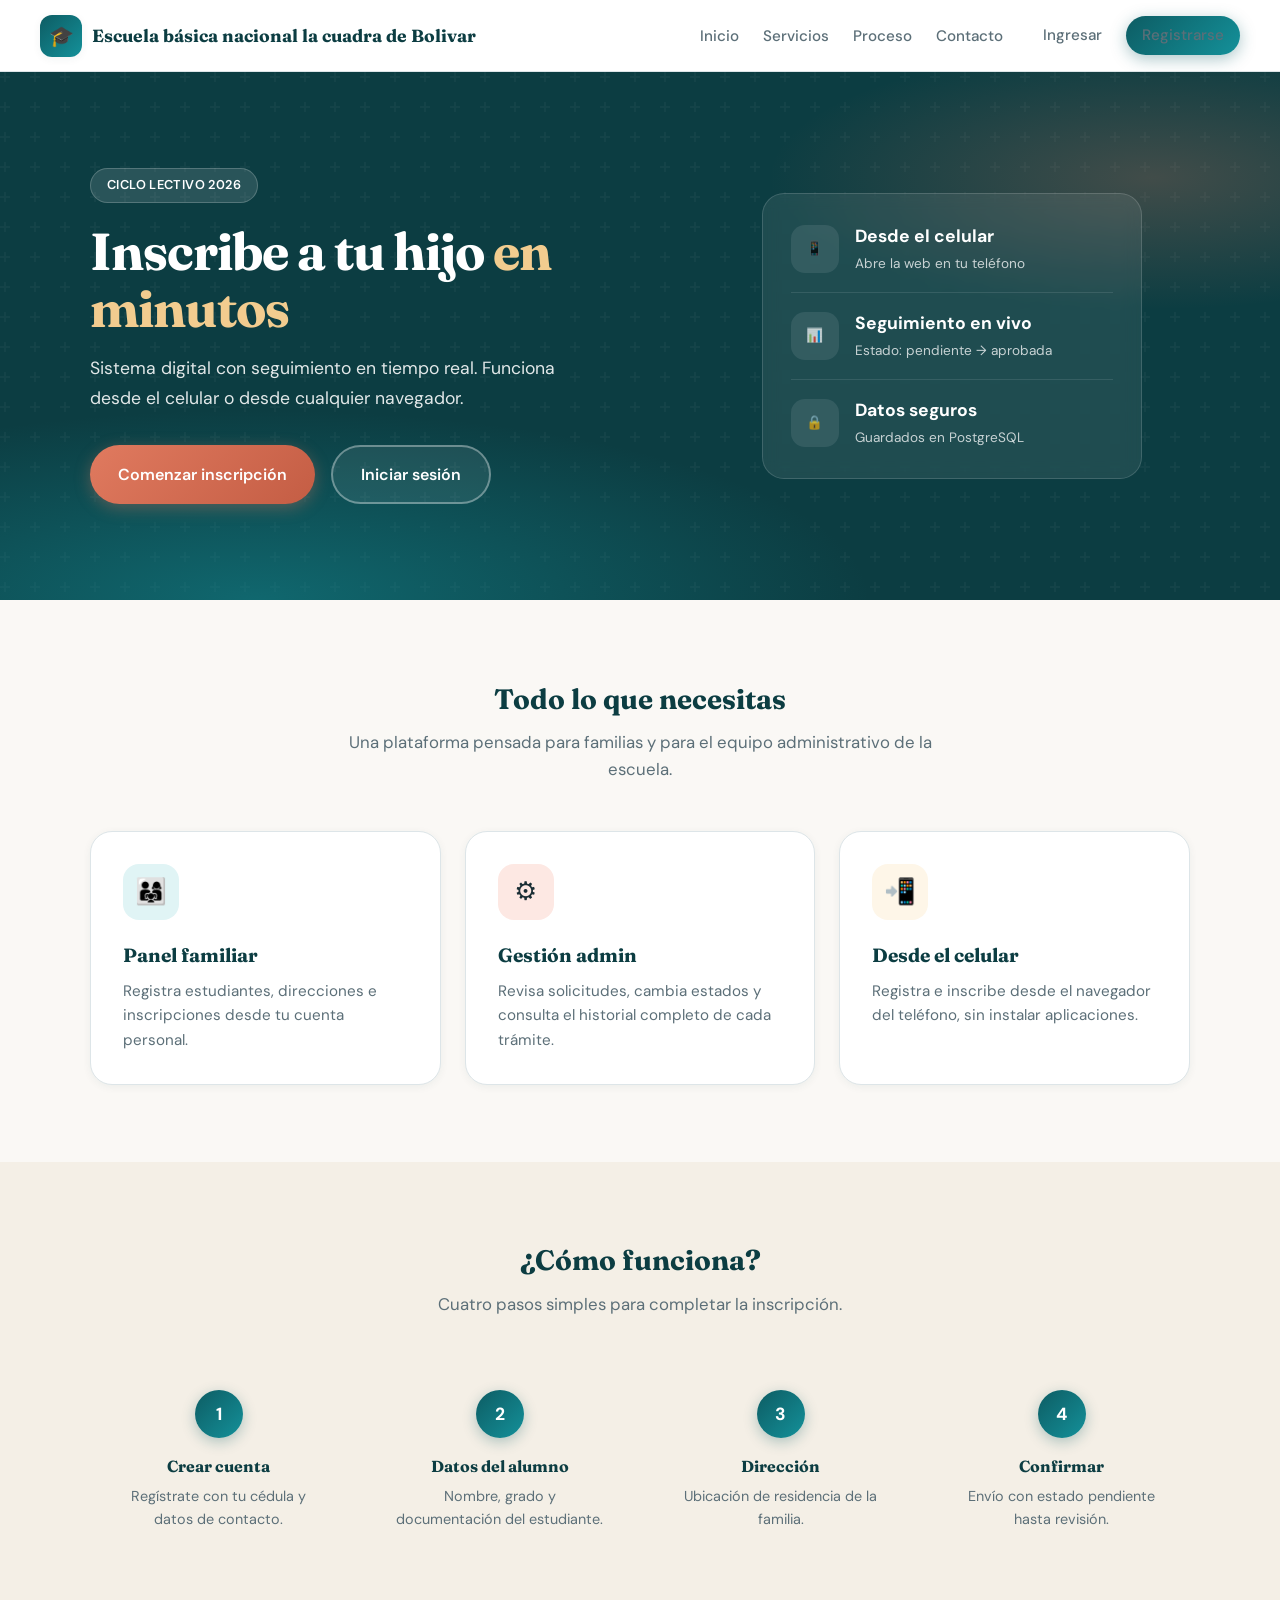
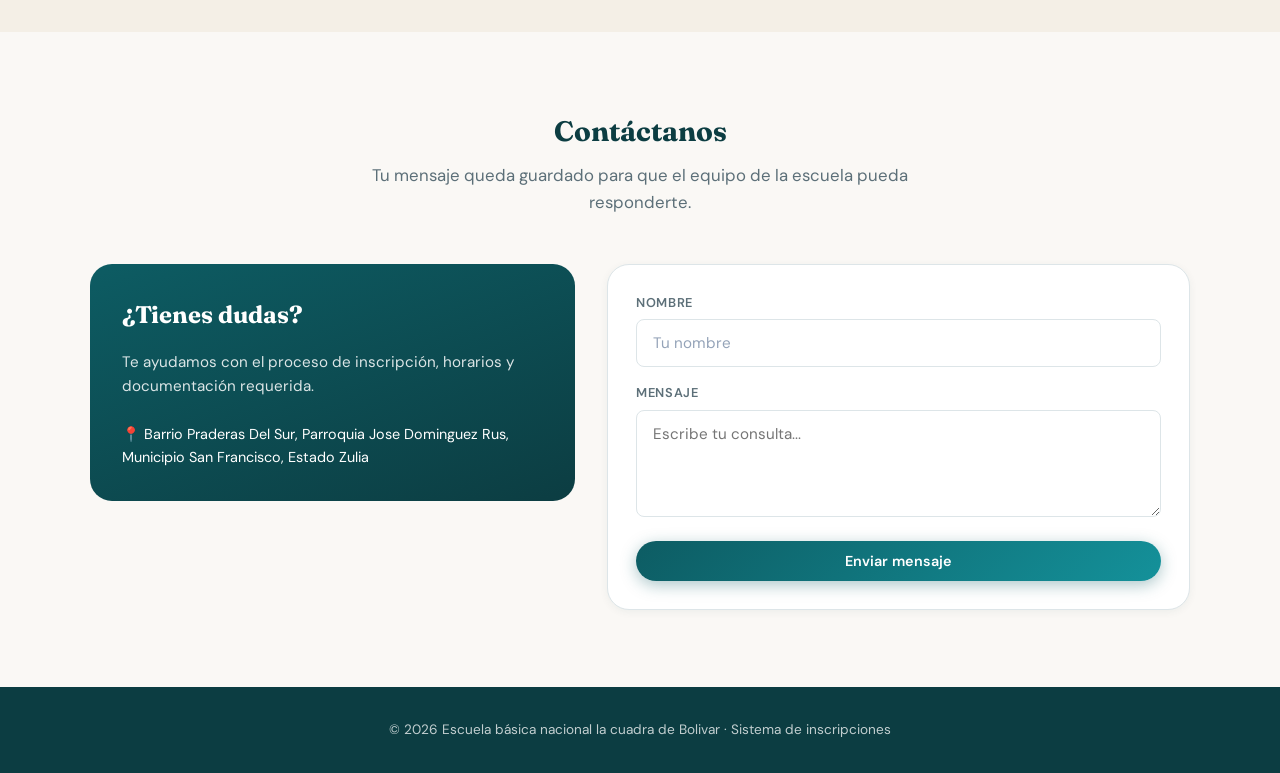
<file: frontend/index.html>
<!DOCTYPE html>
<html lang="es">
<head>
    <meta charset="UTF-8">
    <meta name="viewport" content="width=device-width, initial-scale=1.0">
    <title>Escuela básica nacional la cuadra de Bolivar — Inscripciones</title>
    <link rel="stylesheet" href="css/theme.css">
    <link rel="stylesheet" href="styles.css">
</head>
<body>
    <header class="app-header">
        <a href="index.html" class="brand">
            <span class="brand-icon" aria-hidden="true">🎓</span>
            <span class="brand-name">Escuela básica nacional la cuadra de Bolivar</span>
        </a>
        <nav>
            <ul>
                <li><a href="#inicio">Inicio</a></li>
                <li><a href="#servicios">Servicios</a></li>
                <li><a href="#proceso">Proceso</a></li>
                <li><a href="#contacto">Contacto</a></li>
            </ul>
            <div class="auth-buttons-main">
                <a href="login/login.html?form=login" class="btn btn-ghost btn-sm">Ingresar</a>
                <a href="login/login.html?form=register" class="btn btn-primary btn-sm">Registrarse</a>
            </div>
        </nav>
    </header>

    <section class="hero" id="inicio">
        <div class="hero-inner">
            <div>
                <span class="hero-badge">Ciclo lectivo 2026</span>
                <h2 class="display-title">Inscribe a tu hijo <span>en minutos</span></h2>
                <p class="hero-desc">
                    Sistema digital con seguimiento en tiempo real. Funciona desde el celular o desde cualquier navegador.
                </p>
                <div class="hero-actions">
                    <a href="login/login.html?form=register" class="btn btn-accent btn-lg">Comenzar inscripción</a>
                    <a href="login/login.html?form=login" class="btn btn-outline btn-lg">Iniciar sesión</a>
                </div>
            </div>
            <div class="hero-visual">
                <div class="hero-card-stack">
                    <div class="hero-stat">
                        <span class="hero-stat-icon">📱</span>
                        <div>
                            <strong>Desde el celular</strong>
                            <span>Abre la web en tu teléfono</span>
                        </div>
                    </div>
                    <div class="hero-stat">
                        <span class="hero-stat-icon">📊</span>
                        <div>
                            <strong>Seguimiento en vivo</strong>
                            <span>Estado: pendiente → aprobada</span>
                        </div>
                    </div>
                    <div class="hero-stat">
                        <span class="hero-stat-icon">🔒</span>
                        <div>
                            <strong>Datos seguros</strong>
                            <span>Guardados en PostgreSQL</span>
                        </div>
                    </div>
                </div>
            </div>
        </div>
    </section>

    <section class="section" id="servicios">
        <div class="container">
            <div class="section-header">
                <h2 class="section-title">Todo lo que necesitas</h2>
                <p class="section-sub">Una plataforma pensada para familias y para el equipo administrativo de la escuela.</p>
            </div>
            <div class="features-grid">
                <article class="feature-card">
                    <div class="feature-card__icon feature-card__icon--teal">👨‍👩‍👧</div>
                    <h3>Panel familiar</h3>
                    <p>Registra estudiantes, direcciones e inscripciones desde tu cuenta personal.</p>
                </article>
                <article class="feature-card">
                    <div class="feature-card__icon feature-card__icon--coral">⚙️</div>
                    <h3>Gestión admin</h3>
                    <p>Revisa solicitudes, cambia estados y consulta el historial completo de cada trámite.</p>
                </article>
                <article class="feature-card">
                    <div class="feature-card__icon feature-card__icon--gold">📲</div>
                    <h3>Desde el celular</h3>
                    <p>Registra e inscribe desde el navegador del teléfono, sin instalar aplicaciones.</p>
                </article>
            </div>
        </div>
    </section>

    <section class="section section--alt" id="proceso">
        <div class="container">
            <div class="section-header">
                <h2 class="section-title">¿Cómo funciona?</h2>
                <p class="section-sub">Cuatro pasos simples para completar la inscripción.</p>
            </div>
            <div class="steps-row">
                <div class="step-item">
                    <div class="step-num">1</div>
                    <h4>Crear cuenta</h4>
                    <p>Regístrate con tu cédula y datos de contacto.</p>
                </div>
                <div class="step-item">
                    <div class="step-num">2</div>
                    <h4>Datos del alumno</h4>
                    <p>Nombre, grado y documentación del estudiante.</p>
                </div>
                <div class="step-item">
                    <div class="step-num">3</div>
                    <h4>Dirección</h4>
                    <p>Ubicación de residencia de la familia.</p>
                </div>
                <div class="step-item">
                    <div class="step-num">4</div>
                    <h4>Confirmar</h4>
                    <p>Envío con estado pendiente hasta revisión.</p>
                </div>
            </div>
        </div>
    </section>

    <section class="section" id="contacto">
        <div class="container">
            <div class="section-header">
                <h2 class="section-title">Contáctanos</h2>
                <p class="section-sub">Tu mensaje queda guardado para que el equipo de la escuela pueda responderte.</p>
            </div>
            <div class="contact-grid">
                <aside class="contact-info">
                    <h3>¿Tienes dudas?</h3>
                    <p>Te ayudamos con el proceso de inscripción, horarios y documentación requerida.</p>
                    <div class="contact-detail">📍 Barrio Praderas Del Sur, Parroquia Jose Dominguez Rus, Municipio San Francisco, Estado Zulia</div>
                </aside>
                <article class="card">
                    <form id="contact-form" class="form-stack">
                        <div class="form-field">
                            <label for="contact-nombre">Nombre</label>
                            <input type="text" id="contact-nombre" name="nombre" placeholder="Tu nombre" required>
                        </div>
                        <div class="form-field">
                            <label for="contact-mensaje">Mensaje</label>
                            <textarea id="contact-mensaje" name="mensaje" rows="4" placeholder="Escribe tu consulta..." required></textarea>
                        </div>
                        <button type="submit" class="btn btn-primary btn-block">Enviar mensaje</button>
                    </form>
                </article>
            </div>
        </div>
    </section>

    <footer class="app-footer">
        <p>&copy; 2026 Escuela básica nacional la cuadra de Bolivar · Sistema de inscripciones</p>
    </footer>

    <script src="js/api.js"></script>
    <script src="js/ui.js"></script>
    <script src="script.js"></script>
</body>
</html>
</file>
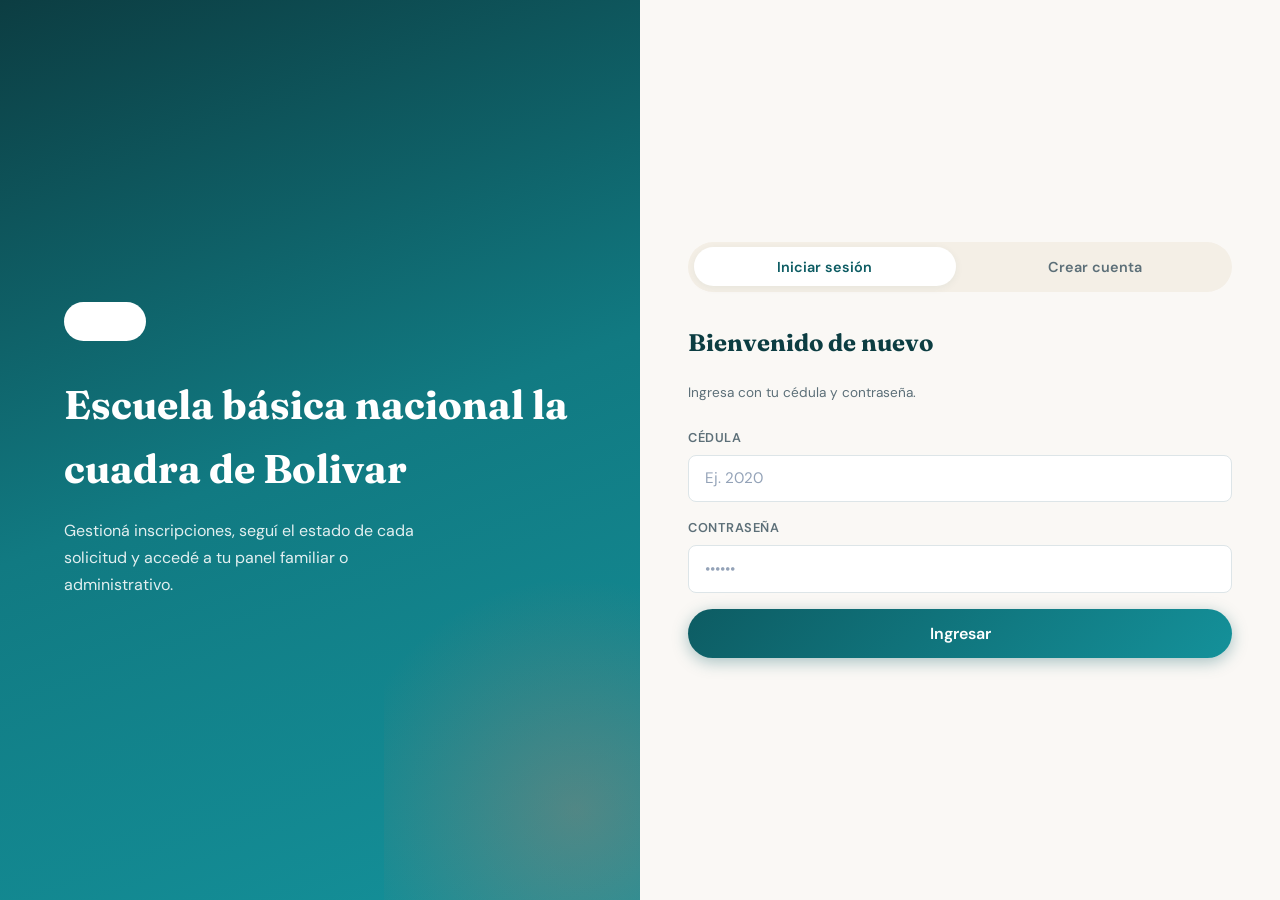
<file: frontend/admin/admin_dashboard.html>
<!DOCTYPE html>
<html lang="es">
<head>
    <meta charset="UTF-8">
    <meta name="viewport" content="width=device-width, initial-scale=1.0">
    <title>Administración — Escuela básica nacional la cuadra de Bolivar</title>
    <link rel="stylesheet" href="../css/theme.css">
</head>
<body>
    <header class="app-header">
        <a href="../index.html" class="brand">
            <span class="brand-icon">⚙️</span>
            <span class="brand-name">Administración</span>
        </a>
        <nav>
            <span id="user-greeting" class="user-chip"></span>
            <button id="logout-btn" class="btn btn-ghost btn-sm">Salir</button>
        </nav>
    </header>

    <div class="dashboard-shell">
        <aside class="dashboard-sidebar">
            <div class="sidebar-brand">Panel Admin</div>
            <ul class="sidebar-nav">
                <li><a href="#inscripciones-lista" class="active">📋 Inscripciones</a></li>
                <li><a href="#direcciones-lista">📍 Direcciones</a></li>
                <li><a href="#contactos">✉️ Mensajes</a></li>
            </ul>
        </aside>

        <main class="dashboard-main">
            <div class="dashboard-top">
                <h2>Panel administrador</h2>
                <p id="admin-subtitle">Gestioná inscripciones, estados y mensajes de contacto.</p>
            </div>

            <div class="dashboard-layout dashboard-layout--2col">
                <article class="card">
                    <div class="card-header">
                        <span class="card-header__icon">👤</span>
                        <div><h2>Crear estudiante</h2></div>
                    </div>
                    <form id="estudiante-form" class="form-stack">
                        <div class="form-field">
                            <label>Nombre</label>
                            <input type="text" name="nombre" required>
                        </div>
                        <div class="form-field">
                            <label>Grado</label>
                            <input type="text" name="grado" required>
                        </div>
                        <button type="submit" class="btn btn-primary btn-block">Crear</button>
                    </form>
                </article>

                <article class="card">
                    <div class="card-header">
                        <span class="card-header__icon">📝</span>
                        <div><h2>Nueva inscripción</h2></div>
                    </div>
                    <form id="inscripcion-form" class="form-stack">
                        <div class="form-field">
                            <label>Estudiante</label>
                            <select id="estudiante-select" required>
                                <option value="">Selecciona estudiante</option>
                            </select>
                        </div>
                        <button type="submit" class="btn btn-accent btn-block">Inscribir</button>
                    </form>
                </article>

                <article class="card card--wide" id="inscripciones-lista">
                    <div class="card-header">
                        <span class="card-header__icon">📋</span>
                        <div>
                            <h2>Flujo de inscripciones</h2>
                            <p>Cambiá el estado — cada cambio queda en el historial</p>
                        </div>
                    </div>
                    <div id="inscripciones-container"></div>
                </article>

                <article class="card" id="direcciones-lista">
                    <div class="card-header">
                        <span class="card-header__icon">📍</span>
                        <div><h2>Direcciones</h2></div>
                    </div>
                    <div id="direcciones-container"></div>
                </article>

                <article class="card">
                    <div class="card-header">
                        <span class="card-header__icon">➕</span>
                        <div><h2>Agregar dirección</h2></div>
                    </div>
                    <form id="direccion-form" class="form-stack">
                        <div class="form-field">
                            <label>Calle</label>
                            <input type="text" name="calle" placeholder="Opcional">
                        </div>
                        <div class="form-row">
                            <div class="form-field">
                                <label>Barrio</label>
                                <input type="text" name="barrio" required>
                            </div>
                            <div class="form-field">
                                <label>N° casa o apto.</label>
                                <input type="text" name="n_casa" required>
                            </div>
                        </div>
                        <div class="form-field">
                            <label>Parroquia</label>
                            <input type="text" name="parroquia" required>
                        </div>
                        <div class="form-row">
                            <div class="form-field">
                                <label>Municipio</label>
                                <input type="text" name="municipio" required>
                            </div>
                            <div class="form-field">
                                <label>Estado</label>
                                <input type="text" name="estado" required placeholder="Ej. Zulia">
                            </div>
                        </div>
                        <button type="submit" class="btn btn-primary btn-block">Guardar</button>
                    </form>
                </article>

                <article class="card card--wide" id="contactos">
                    <div class="card-header">
                        <span class="card-header__icon">✉️</span>
                        <div><h2>Mensajes de contacto</h2></div>
                    </div>
                    <div id="contactos-container"></div>
                </article>
            </div>
        </main>
    </div>

    <footer class="app-footer">
        <p>&copy; 2026 Escuela básica nacional la cuadra de Bolivar — Administración</p>
    </footer>
    <script src="../js/api.js"></script>
    <script src="../js/ui.js"></script>
    <script src="admin_dashboard.js"></script>
</body>
</html>
</file>
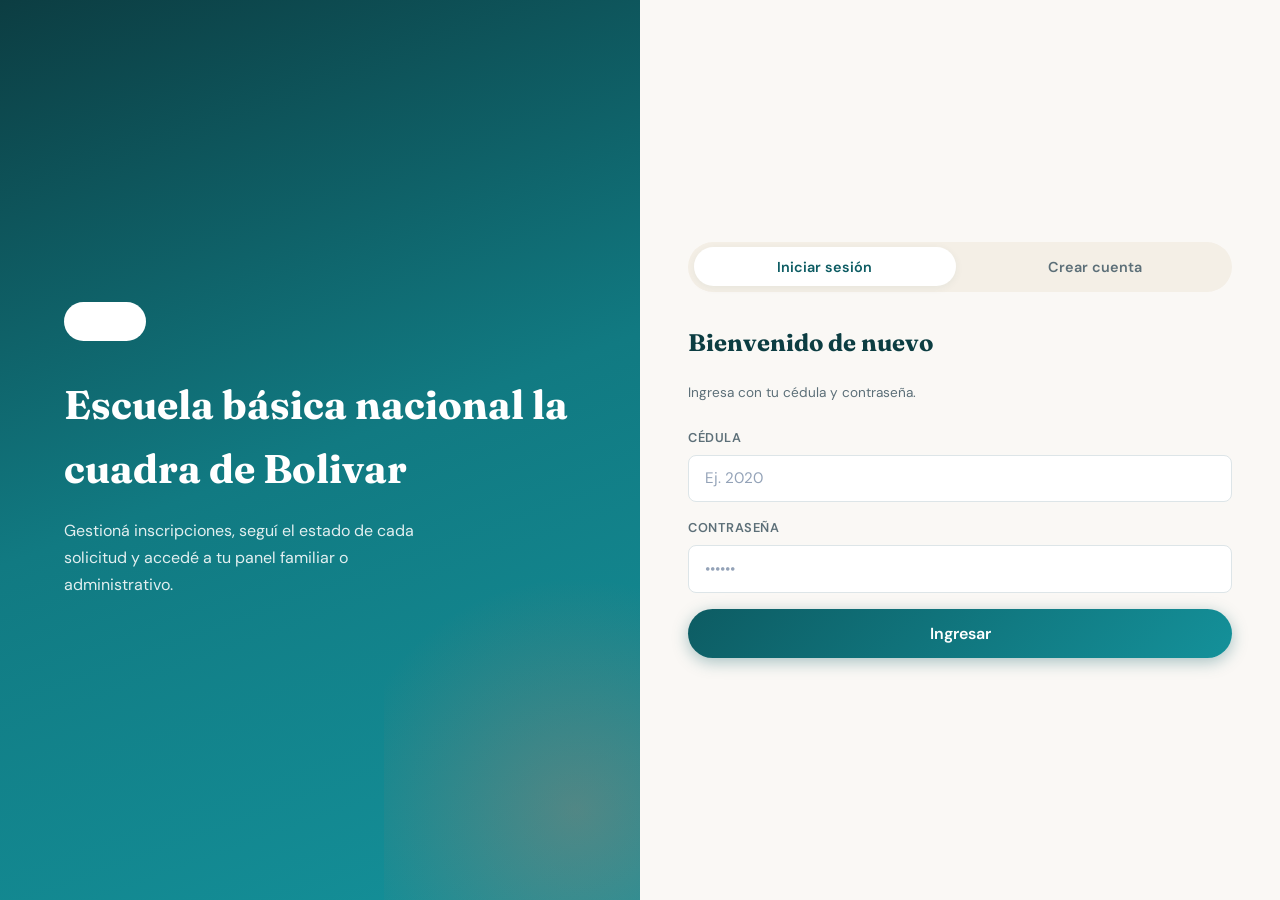
<file: frontend/login/login.html>
<!DOCTYPE html>
<html lang="es">
<head>
    <meta charset="UTF-8">
    <meta name="viewport" content="width=device-width, initial-scale=1.0">
    <title>Acceso — Escuela básica nacional la cuadra de Bolivar</title>
    <link rel="stylesheet" href="../css/theme.css">
</head>
<body class="auth-page">
    <aside class="auth-brand">
        <a href="../index.html" class="btn btn-outline btn-sm" style="align-self:flex-start;margin-bottom:2rem;border-color:rgba(255,255,255,0.35);color:white">← Inicio</a>
        <h1>Escuela básica nacional la cuadra de Bolivar</h1>
        <p>Gestioná inscripciones, seguí el estado de cada solicitud y accedé a tu panel familiar o administrativo.</p>
    </aside>

    <main class="auth-panel">
        <div class="auth-tabs" role="tablist">
            <button type="button" class="auth-tab active" data-form="login" id="tab-login">Iniciar sesión</button>
            <button type="button" class="auth-tab" data-form="register" id="tab-register">Crear cuenta</button>
        </div>

        <form id="login-form" class="auth-form active">
            <h2>Bienvenido de nuevo</h2>
            <p class="form-hint">Ingresa con tu cédula y contraseña.</p>
            <div class="form-field">
                <label for="login-cedula">Cédula</label>
                <input type="text" id="login-cedula" name="cedula" placeholder="Ej. 2020" required autocomplete="username">
            </div>
            <div class="form-field">
                <label for="login-pass">Contraseña</label>
                <input type="password" id="login-pass" name="contraseña" placeholder="••••••" required autocomplete="current-password">
            </div>
            <button type="submit" class="btn btn-primary btn-block btn-lg">Ingresar</button>
        </form>

        <form id="register-form" class="auth-form">
            <h2>Crear cuenta</h2>
            <p class="form-hint">Regístrate para inscribir estudiantes.</p>
            <div class="form-row">
                <div class="form-field">
                    <label for="reg-nombre">Nombre</label>
                    <input type="text" id="reg-nombre" name="nombre" required>
                </div>
                <div class="form-field">
                    <label for="reg-apellido">Apellido</label>
                    <input type="text" id="reg-apellido" name="apellido" required>
                </div>
            </div>
            <div class="form-field">
                <label for="reg-cedula">Cédula</label>
                <input type="text" id="reg-cedula" name="cedula" required>
            </div>
            <div class="form-field">
                <label for="reg-pass">Contraseña</label>
                <input type="password" id="reg-pass" name="contraseña" placeholder="Mínimo 3 caracteres" minlength="3" required>
            </div>
            <button type="submit" class="btn btn-accent btn-block btn-lg">Registrarse</button>
        </form>
    </main>

    <script src="../js/api.js"></script>
    <script src="../js/ui.js"></script>
    <script src="login.js"></script>
</body>
</html>
</file>
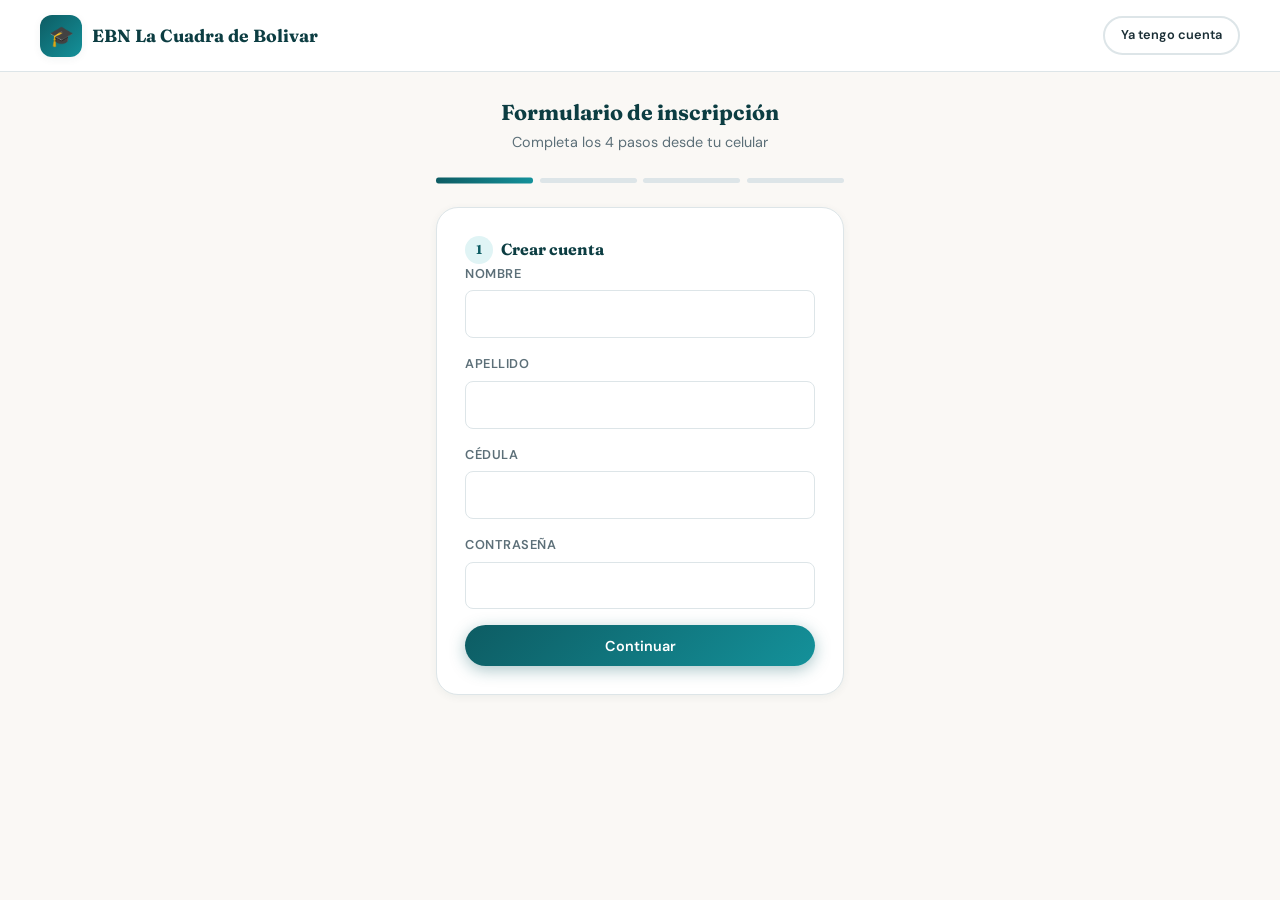
<file: frontend/m/inscripcion.html>
<!DOCTYPE html>
<html lang="es">
<head>
    <meta charset="UTF-8">
    <meta name="viewport" content="width=device-width, initial-scale=1.0, maximum-scale=1.0">
    <title>Inscripción móvil</title>
    <link rel="stylesheet" href="../css/theme.css">
</head>
<body>
    <header class="app-header">
        <a href="../index.html" class="brand">
            <span class="brand-icon">🎓</span>
            <span class="brand-name">EBN La Cuadra de Bolivar</span>
        </a>
        <a href="../login/login.html?form=login" class="btn btn-outline btn-sm">Ya tengo cuenta</a>
    </header>

    <main class="mobile-page">
        <div class="mobile-header">
            <h2>Formulario de inscripción</h2>
            <p>Completa los 4 pasos desde tu celular</p>
        </div>

        <div class="mobile-steps" aria-hidden="true">
            <span class="active" id="step-1"></span>
            <span id="step-2"></span>
            <span id="step-3"></span>
            <span id="step-4"></span>
        </div>

        <section class="card" id="panel-registro">
            <h2><span class="step-label">1</span> Crear cuenta</h2>
            <form id="register-form" class="form-stack">
                <div class="form-field">
                    <label>Nombre</label>
                    <input type="text" name="nombre" required>
                </div>
                <div class="form-field">
                    <label>Apellido</label>
                    <input type="text" name="apellido" required>
                </div>
                <div class="form-field">
                    <label>Cédula</label>
                    <input type="text" name="cedula" required>
                </div>
                <div class="form-field">
                    <label>Contraseña</label>
                    <input type="password" name="contraseña" minlength="3" required>
                </div>
                <button type="submit" class="btn btn-primary btn-block">Continuar</button>
            </form>
        </section>

        <section class="card" id="panel-estudiante" style="display:none">
            <h2><span class="step-label">2</span> Datos del estudiante</h2>
            <form id="estudiante-form" class="form-stack">
                <div class="form-field">
                    <label>Nombre del alumno</label>
                    <input type="text" name="nombre" required>
                </div>
                <div class="form-field">
                    <label>Grado</label>
                    <input type="text" name="grado" placeholder="Ej. 5to" required>
                </div>
                <button type="submit" class="btn btn-primary btn-block">Siguiente</button>
            </form>
        </section>

        <section class="card" id="panel-direccion" style="display:none">
            <h2><span class="step-label">3</span> Dirección</h2>
            <form id="direccion-form" class="form-stack">
                <div class="form-field">
                    <label>Calle</label>
                    <input type="text" name="calle" placeholder="Opcional">
                </div>
                <div class="form-field">
                    <label>Barrio</label>
                    <input type="text" name="barrio" required>
                </div>
                <div class="form-field">
                    <label>N° casa o apto.</label>
                    <input type="text" name="n_casa" required>
                </div>
                <div class="form-field">
                    <label>Parroquia</label>
                    <input type="text" name="parroquia" required>
                </div>
                <div class="form-row">
                    <div class="form-field">
                        <label>Municipio</label>
                        <input type="text" name="municipio" required>
                    </div>
                    <div class="form-field">
                        <label>Estado</label>
                        <input type="text" name="estado" required placeholder="Ej. Zulia">
                    </div>
                </div>
                <button type="submit" class="btn btn-primary btn-block">Continuar</button>
            </form>
        </section>

        <section class="card" id="panel-inscripcion" style="display:none">
            <h2><span class="step-label">4</span> Confirmar</h2>
            <form id="inscripcion-form" class="form-stack">
                <div class="form-field">
                    <label>Estudiante a inscribir</label>
                    <select id="estudiante-select" required>
                        <option value="">Selecciona</option>
                    </select>
                </div>
                <button type="submit" class="btn btn-accent btn-block">Finalizar inscripción</button>
            </form>
            <div id="success-msg" class="success-banner" role="status"></div>
        </section>
    </main>

    <script src="../js/api.js"></script>
    <script src="../js/ui.js"></script>
    <script src="inscripcion.js"></script>
</body>
</html>
</file>
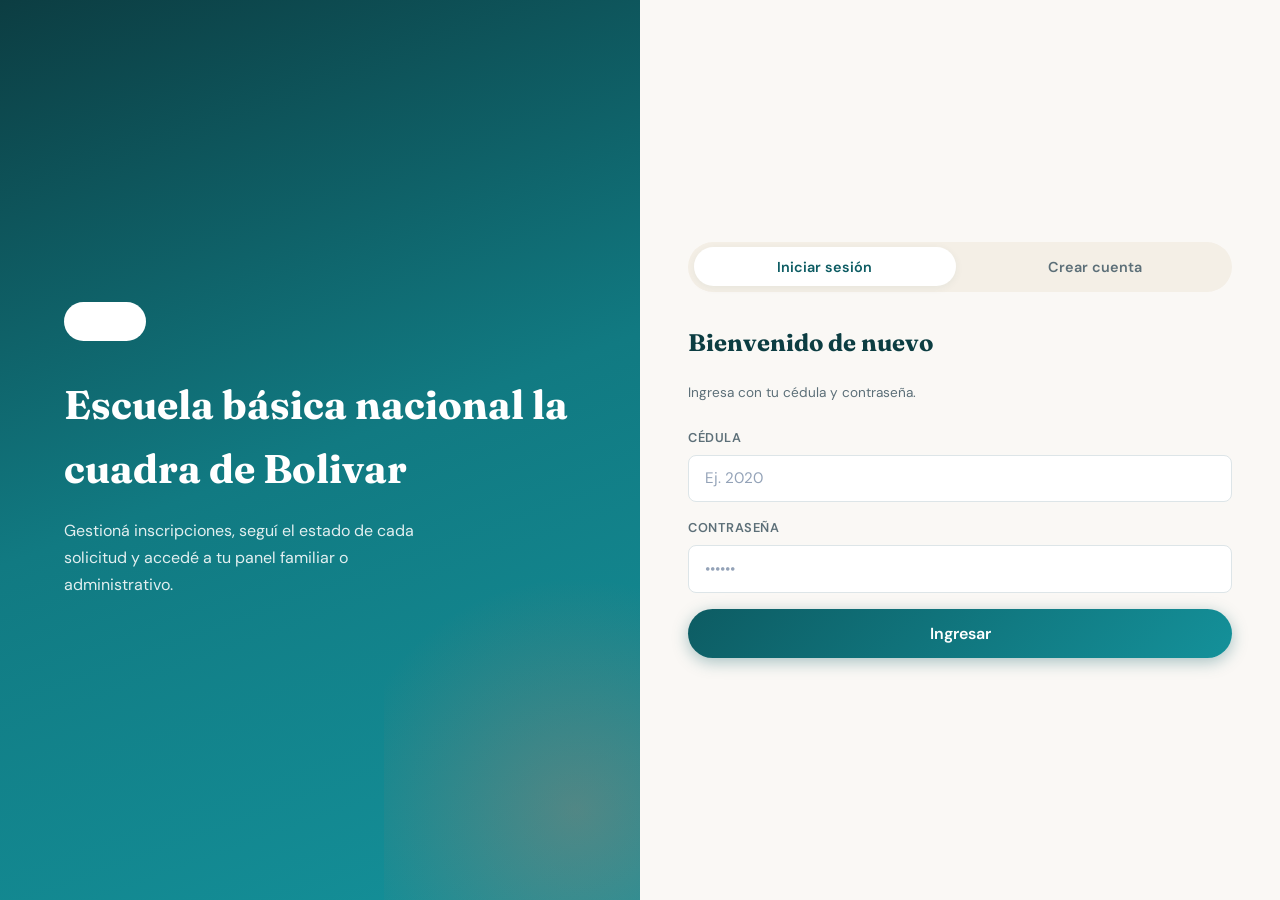
<file: frontend/user/usuario_dashboard.html>
<!DOCTYPE html>
<html lang="es">
<head>
    <meta charset="UTF-8">
    <meta name="viewport" content="width=device-width, initial-scale=1.0">
    <title>Mi panel — Escuela básica nacional la cuadra de Bolivar</title>
    <link rel="stylesheet" href="../css/theme.css">
</head>
<body>
    <header class="app-header">
        <a href="../index.html" class="brand">
            <span class="brand-icon">🎓</span>
            <span class="brand-name">Mi panel</span>
        </a>
        <nav>
            <span id="user-greeting" class="user-chip"></span>
            <button id="logout-btn" class="btn btn-ghost btn-sm">Salir</button>
        </nav>
    </header>

    <div class="dashboard-shell">
        <aside class="dashboard-sidebar">
            <div class="sidebar-brand">Escuela básica nacional la cuadra de Bolivar</div>
            <ul class="sidebar-nav">
                <li><a href="#estudiante" class="active">👤 Estudiantes</a></li>
                <li><a href="#direccion">📍 Direcciones</a></li>
                <li><a href="#inscripcion">📝 Inscripciones</a></li>
                <li><a href="../index.html">🏠 Inicio</a></li>
            </ul>
        </aside>

        <main class="dashboard-main">
            <div class="dashboard-top">
                <h2>Hola, <span id="user-name"></span></h2>
                <p>Gestioná los datos de tus hijos y el estado de sus inscripciones.</p>
            </div>

            <div class="dashboard-layout dashboard-layout--2col">
                <article class="card" id="estudiante">
                    <div class="card-header">
                        <span class="card-header__icon">👤</span>
                        <div>
                            <h2>Nuevo estudiante</h2>
                            <p>Agregá un alumno a tu cuenta</p>
                        </div>
                    </div>
                    <form id="estudiante-form" class="form-stack">
                        <div class="form-field">
                            <label>Nombre completo</label>
                            <input type="text" name="nombre" placeholder="Ej. Juan Pérez" required>
                        </div>
                        <div class="form-field">
                            <label>Grado</label>
                            <input type="text" name="grado" placeholder="Ej. 5to grado" required>
                        </div>
                        <button type="submit" class="btn btn-primary btn-block">Crear estudiante</button>
                    </form>
                </article>

                <article class="card" id="direccion">
                    <div class="card-header">
                        <span class="card-header__icon">📍</span>
                        <div>
                            <h2>Registrar dirección</h2>
                            <p>Domicilio de la familia</p>
                        </div>
                    </div>
                    <form id="direccion-form" class="form-stack">
                        <div class="form-row">
                            <div class="form-field">
                                <label>Calle</label>
                                <input type="text" name="calle" placeholder="Opcional">
                            </div>
                            <div class="form-field">
                                <label>Avenida</label>
                                <input type="text" name="av" placeholder="Opcional">
                            </div>
                        </div>
                        <div class="form-row">
                            <div class="form-field">
                                <label>Barrio</label>
                                <input type="text" name="barrio" required>
                            </div>
                            <div class="form-field">
                                <label>N° casa o apto.</label>
                                <input type="text" name="n_casa" required>
                            </div>
                        </div>
                        <div class="form-field">
                            <label>Parroquia</label>
                            <input type="text" name="parroquia" required>
                        </div>
                        <div class="form-row">
                            <div class="form-field">
                                <label>Municipio</label>
                                <input type="text" name="municipio" required>
                            </div>
                            <div class="form-field">
                                <label>Estado</label>
                                <input type="text" name="estado" required placeholder="Ej. Zulia">
                            </div>
                        </div>
                        <button type="submit" class="btn btn-primary btn-block">Guardar dirección</button>
                    </form>
                </article>

                <article class="card card--highlight" id="inscripcion">
                    <div class="card-header">
                        <span class="card-header__icon">📝</span>
                        <div>
                            <h2>Nueva inscripción</h2>
                            <p>Envía la solicitud a revisión</p>
                        </div>
                    </div>
                    <form id="inscripcion-form" class="form-stack">
                        <div class="form-field">
                            <label>Estudiante</label>
                            <select id="estudiante-select" name="estudiante_id" required>
                                <option value="">Selecciona un estudiante</option>
                            </select>
                        </div>
                        <button type="submit" class="btn btn-accent btn-block">Inscribir</button>
                    </form>
                </article>

                <article class="card">
                    <div class="card-header">
                        <span class="card-header__icon">🏠</span>
                        <div><h2>Mis direcciones</h2></div>
                    </div>
                    <div id="direcciones-container"></div>
                </article>

                <article class="card card--wide">
                    <div class="card-header">
                        <span class="card-header__icon">📊</span>
                        <div>
                            <h2>Mis inscripciones</h2>
                            <p>Estado del trámite en la escuela</p>
                        </div>
                    </div>
                    <div id="inscripciones-container"></div>
                </article>
            </div>
        </main>
    </div>

    <footer class="app-footer">
        <p>&copy; 2026 Escuela básica nacional la cuadra de Bolivar</p>
    </footer>
    <script src="../js/api.js"></script>
    <script src="../js/ui.js"></script>
    <script src="usuario_dashboard.js"></script>
</body>
</html>
</file>
<file: frontend/css/theme.css>
/* Escuela básica nacional la cuadra de Bolivar — Design System */
@import url('https://fonts.googleapis.com/css2?family=DM+Sans:ital,opsz,wght@0,9..40,400;0,9..40,500;0,9..40,600;0,9..40,700;1,9..40,400&family=Fraunces:opsz,wght@9..144,600;9..144,700&display=swap');

:root {
    --font-sans: 'DM Sans', system-ui, sans-serif;
    --font-display: 'Fraunces', Georgia, serif;

    --teal-900: #0c3d42;
    --teal-800: #0d5c63;
    --teal-700: #117a82;
    --teal-600: #14919a;
    --teal-100: #e0f4f5;
    --teal-50: #f0fafb;

    --coral: #e07a5f;
    --coral-dark: #c45d44;
    --gold: #f2cc8f;
    --cream: #faf8f5;
    --sand: #f4efe6;

    --color-primary: var(--teal-800);
    --color-primary-light: var(--teal-600);
    --color-accent: var(--coral);
    --color-success: #2d6a4f;
    --color-warning: #bc6c25;
    --color-danger: #c1121f;
    --color-bg: var(--cream);
    --color-surface: #ffffff;
    --color-text: #1a2e35;
    --color-muted: #5c6f78;
    --color-border: #dde5e8;

    --radius-sm: 8px;
    --radius: 14px;
    --radius-lg: 22px;
    --radius-full: 999px;

    --shadow-sm: 0 2px 8px rgba(12, 61, 66, 0.06);
    --shadow: 0 8px 32px rgba(12, 61, 66, 0.1);
    --shadow-lg: 0 20px 50px rgba(12, 61, 66, 0.14);
    --header-h: 72px;

    --ease: cubic-bezier(0.4, 0, 0.2, 1);
    --transition: 0.25s var(--ease);
}

*, *::before, *::after { margin: 0; padding: 0; box-sizing: border-box; }

html { scroll-behavior: smooth; }

body {
    font-family: var(--font-sans);
    background: var(--color-bg);
    color: var(--color-text);
    line-height: 1.6;
    min-height: 100vh;
    -webkit-font-smoothing: antialiased;
}

img { max-width: 100%; display: block; }

a { color: var(--color-primary); }

/* ─── Typography ─── */
.display-title {
    font-family: var(--font-display);
    font-weight: 700;
    letter-spacing: -0.02em;
    line-height: 1.15;
}

.section-title {
    font-family: var(--font-display);
    font-size: 1.75rem;
    font-weight: 700;
    color: var(--teal-900);
    margin-bottom: 0.5rem;
}

.section-sub {
    color: var(--color-muted);
    font-size: 1.05rem;
    max-width: 52ch;
}

/* ─── Header ─── */
.app-header {
    height: var(--header-h);
    background: rgba(255, 255, 255, 0.92);
    backdrop-filter: blur(12px);
    border-bottom: 1px solid var(--color-border);
    padding: 0 clamp(1rem, 4vw, 2.5rem);
    display: flex;
    align-items: center;
    justify-content: space-between;
    position: sticky;
    top: 0;
    z-index: 200;
}

.app-header .brand {
    display: flex;
    align-items: center;
    gap: 0.65rem;
    text-decoration: none;
    color: inherit;
}

.brand-icon {
    width: 42px;
    height: 42px;
    background: linear-gradient(135deg, var(--teal-800), var(--teal-600));
    border-radius: 12px;
    display: flex;
    align-items: center;
    justify-content: center;
    font-size: 1.25rem;
    box-shadow: var(--shadow-sm);
}

.app-header h1,
.brand-name {
    font-family: var(--font-display);
    font-size: clamp(0.85rem, 2.5vw, 1.1rem);
    font-weight: 700;
    color: var(--teal-900);
    line-height: 1.25;
    max-width: min(420px, 55vw);
}

.app-header nav {
    display: flex;
    align-items: center;
    gap: clamp(0.75rem, 2vw, 1.5rem);
    flex-wrap: wrap;
}

.app-header nav ul {
    display: flex;
    list-style: none;
    gap: 1.5rem;
}

.app-header nav a {
    text-decoration: none;
    color: var(--color-muted);
    font-weight: 500;
    font-size: 0.95rem;
    transition: color var(--transition);
}

.app-header nav a:hover { color: var(--teal-800); }

.nav-pill {
    background: var(--teal-50);
    color: var(--teal-800) !important;
    padding: 0.35rem 0.9rem;
    border-radius: var(--radius-full);
    font-size: 0.85rem !important;
}

.nav-pill:hover { background: var(--teal-100) !important; }

.user-chip {
    display: inline-flex;
    align-items: center;
    gap: 0.5rem;
    padding: 0.4rem 0.9rem;
    background: var(--sand);
    border-radius: var(--radius-full);
    font-size: 0.875rem;
    color: var(--color-text);
    font-weight: 500;
}

.user-chip::before {
    content: '';
    width: 8px;
    height: 8px;
    background: var(--color-success);
    border-radius: 50%;
}

/* ─── Buttons ─── */
.btn {
    display: inline-flex;
    align-items: center;
    justify-content: center;
    gap: 0.5rem;
    padding: 0.7rem 1.4rem;
    border-radius: var(--radius-full);
    border: none;
    font-family: inherit;
    font-weight: 600;
    font-size: 0.9rem;
    cursor: pointer;
    text-decoration: none;
    transition: transform var(--transition), box-shadow var(--transition), background var(--transition);
    white-space: nowrap;
}

.btn:active { transform: scale(0.98); }

.btn-primary {
    background: linear-gradient(135deg, var(--teal-800) 0%, var(--teal-600) 100%);
    color: white;
    box-shadow: 0 4px 16px rgba(13, 92, 99, 0.35);
}

.btn-primary:hover {
    transform: translateY(-2px);
    box-shadow: 0 8px 24px rgba(13, 92, 99, 0.4);
}

.btn-accent {
    background: linear-gradient(135deg, var(--coral) 0%, var(--coral-dark) 100%);
    color: white;
    box-shadow: 0 4px 16px rgba(224, 122, 95, 0.35);
}

.btn-accent:hover { transform: translateY(-2px); }

.btn-outline {
    background: var(--color-surface);
    border: 2px solid var(--color-border);
    color: var(--color-text);
}

.btn-outline:hover {
    border-color: var(--teal-600);
    color: var(--teal-800);
}

.btn-ghost {
    background: transparent;
    color: var(--color-muted);
}

.btn-ghost:hover { color: var(--teal-800); background: var(--teal-50); }

.btn-danger {
    background: var(--color-danger);
    color: white;
}

.btn-sm { padding: 0.45rem 1rem; font-size: 0.8rem; }
.btn-lg { padding: 0.9rem 1.75rem; font-size: 1rem; }
.btn-block { width: 100%; }

/* ─── Hero (landing) ─── */
.hero {
    position: relative;
    padding: clamp(3rem, 8vw, 6rem) clamp(1.5rem, 5vw, 3rem);
    overflow: hidden;
    background: var(--teal-900);
    color: white;
}

.hero::before {
    content: '';
    position: absolute;
    inset: 0;
    background:
        radial-gradient(ellipse 80% 60% at 20% 100%, rgba(20, 145, 154, 0.5) 0%, transparent 60%),
        radial-gradient(ellipse 60% 50% at 90% 20%, rgba(224, 122, 95, 0.25) 0%, transparent 50%),
        url("data:image/svg+xml,%3Csvg width='60' height='60' viewBox='0 0 60 60' xmlns='http://www.w3.org/2000/svg'%3E%3Cg fill='none' fill-rule='evenodd'%3E%3Cg fill='%23ffffff' fill-opacity='0.03'%3E%3Cpath d='M36 34v-4h-2v4h-4v2h4v4h2v-4h4v-2h-4zm0-30V0h-2v4h-4v2h4v4h2V6h4V4h-4zM6 34v-4H4v4H0v2h4v4h2v-4h4v-2H6zM6 4V0H4v4H0v2h4v4h2V6h4V4H6z'/%3E%3C/g%3E%3C/g%3E%3C/svg%3E");
    pointer-events: none;
}

.hero-inner {
    position: relative;
    max-width: 1100px;
    margin: 0 auto;
    display: grid;
    gap: 2.5rem;
    align-items: center;
}

@media (min-width: 900px) {
    .hero-inner { grid-template-columns: 1.1fr 0.9fr; }
}

.hero-badge {
    display: inline-flex;
    align-items: center;
    gap: 0.5rem;
    padding: 0.4rem 1rem;
    background: rgba(255, 255, 255, 0.12);
    border: 1px solid rgba(255, 255, 255, 0.2);
    border-radius: var(--radius-full);
    font-size: 0.8rem;
    font-weight: 600;
    margin-bottom: 1.25rem;
    letter-spacing: 0.03em;
    text-transform: uppercase;
}

.hero h2 {
    font-family: var(--font-display);
    font-size: clamp(2rem, 5vw, 3.25rem);
    font-weight: 700;
    line-height: 1.1;
    margin-bottom: 1rem;
}

.hero h2 span { color: var(--gold); }

.hero-desc {
    font-size: 1.1rem;
    opacity: 0.88;
    max-width: 480px;
    margin-bottom: 2rem;
    line-height: 1.7;
}

.hero-actions {
    display: flex;
    flex-wrap: wrap;
    gap: 1rem;
}

.hero-actions .btn-outline {
    border-color: rgba(255, 255, 255, 0.35);
    color: white;
    background: rgba(255, 255, 255, 0.08);
}

.hero-actions .btn-outline:hover {
    background: rgba(255, 255, 255, 0.15);
    border-color: white;
    color: white;
}

.hero-visual {
    display: flex;
    justify-content: center;
}

.hero-card-stack {
    background: rgba(255, 255, 255, 0.08);
    border: 1px solid rgba(255, 255, 255, 0.15);
    border-radius: var(--radius-lg);
    padding: 1.75rem;
    backdrop-filter: blur(8px);
    width: 100%;
    max-width: 380px;
}

.hero-stat {
    display: flex;
    align-items: center;
    gap: 1rem;
    padding: 1rem 0;
    border-bottom: 1px solid rgba(255, 255, 255, 0.1);
}

.hero-stat:last-child { border-bottom: none; padding-bottom: 0; }
.hero-stat:first-child { padding-top: 0; }

.hero-stat-icon {
    width: 48px;
    height: 48px;
    border-radius: 14px;
    background: rgba(255, 255, 255, 0.12);
    display: flex;
    align-items: center;
    justify-content: center;
    font-size: 1.4rem;
}

.hero-stat strong { display: block; font-size: 1.1rem; }
.hero-stat span { font-size: 0.85rem; opacity: 0.75; }

/* ─── Sections ─── */
.section {
    padding: clamp(3rem, 6vw, 5rem) clamp(1.25rem, 4vw, 2.5rem);
}

.section--alt { background: var(--sand); }

.container {
    max-width: 1100px;
    margin: 0 auto;
}

.section-header {
    text-align: center;
    margin-bottom: 3rem;
}

.section-header .section-sub { margin: 0.5rem auto 0; }

/* Feature grid */
.features-grid {
    display: grid;
    gap: 1.5rem;
    grid-template-columns: repeat(auto-fit, minmax(260px, 1fr));
}

.feature-card {
    background: var(--color-surface);
    border-radius: var(--radius-lg);
    padding: 2rem;
    border: 1px solid var(--color-border);
    box-shadow: var(--shadow-sm);
    transition: transform var(--transition), box-shadow var(--transition);
}

.feature-card:hover {
    transform: translateY(-4px);
    box-shadow: var(--shadow);
}

.feature-card__icon {
    width: 56px;
    height: 56px;
    border-radius: 16px;
    display: flex;
    align-items: center;
    justify-content: center;
    font-size: 1.6rem;
    margin-bottom: 1.25rem;
}

.feature-card__icon--teal { background: var(--teal-100); }
.feature-card__icon--coral { background: #fde8e3; }
.feature-card__icon--gold { background: #fef6e8; }

.feature-card h3 {
    font-family: var(--font-display);
    font-size: 1.2rem;
    margin-bottom: 0.5rem;
    color: var(--teal-900);
}

.feature-card p { color: var(--color-muted); font-size: 0.95rem; }

/* Steps */
.steps-row {
    display: grid;
    gap: 1.5rem;
    grid-template-columns: repeat(auto-fit, minmax(200px, 1fr));
    counter-reset: step;
}

.step-item {
    text-align: center;
    padding: 1.5rem;
}

.step-num {
    width: 48px;
    height: 48px;
    margin: 0 auto 1rem;
    background: linear-gradient(135deg, var(--teal-800), var(--teal-600));
    color: white;
    border-radius: 50%;
    display: flex;
    align-items: center;
    justify-content: center;
    font-weight: 700;
    font-size: 1.1rem;
    box-shadow: 0 4px 14px rgba(13, 92, 99, 0.3);
}

.step-item h4 {
    font-family: var(--font-display);
    margin-bottom: 0.35rem;
    color: var(--teal-900);
}

.step-item p { font-size: 0.9rem; color: var(--color-muted); }

/* Contact split */
.contact-grid {
    display: grid;
    gap: 2rem;
    align-items: start;
}

@media (min-width: 768px) {
    .contact-grid { grid-template-columns: 1fr 1.2fr; }
}

.contact-info {
    padding: 2rem;
    background: linear-gradient(160deg, var(--teal-800), var(--teal-900));
    color: white;
    border-radius: var(--radius-lg);
}

.contact-info h3 {
    font-family: var(--font-display);
    font-size: 1.5rem;
    margin-bottom: 1rem;
}

.contact-info p { opacity: 0.85; font-size: 0.95rem; margin-bottom: 1.5rem; }

.contact-detail {
    display: flex;
    align-items: center;
    gap: 0.75rem;
    margin-top: 0.75rem;
    font-size: 0.9rem;
}

/* ─── Cards & forms ─── */
.card {
    background: var(--color-surface);
    border-radius: var(--radius-lg);
    border: 1px solid var(--color-border);
    padding: 1.75rem;
    box-shadow: var(--shadow-sm);
    transition: box-shadow var(--transition);
}

.card:hover { box-shadow: var(--shadow); }

.card--highlight {
    border-color: var(--teal-100);
    background: linear-gradient(180deg, var(--color-surface) 0%, var(--teal-50) 100%);
}

.card-header {
    display: flex;
    align-items: flex-start;
    gap: 1rem;
    margin-bottom: 1.25rem;
}

.card-header__icon {
    width: 44px;
    height: 44px;
    border-radius: 12px;
    background: var(--teal-100);
    display: flex;
    align-items: center;
    justify-content: center;
    font-size: 1.25rem;
    flex-shrink: 0;
}

.card h2, .card h3 {
    font-family: var(--font-display);
    font-size: 1.15rem;
    font-weight: 700;
    color: var(--teal-900);
}

.card-header p {
    font-size: 0.85rem;
    color: var(--color-muted);
    margin-top: 0.15rem;
}

.form-stack {
    display: flex;
    flex-direction: column;
    gap: 1rem;
}

.form-row {
    display: grid;
    gap: 1rem;
    grid-template-columns: 1fr 1fr;
}

@media (max-width: 500px) {
    .form-row { grid-template-columns: 1fr; }
}

.form-field label {
    display: block;
    font-size: 0.8rem;
    font-weight: 600;
    color: var(--color-muted);
    margin-bottom: 0.4rem;
    text-transform: uppercase;
    letter-spacing: 0.04em;
}

.form-field input,
.form-field select,
.form-field textarea,
.card input,
.card select,
.card textarea {
    width: 100%;
    padding: 0.8rem 1rem;
    border: 1.5px solid var(--color-border);
    border-radius: var(--radius-sm);
    font-family: inherit;
    font-size: 0.95rem;
    background: var(--color-surface);
    color: var(--color-text);
    transition: border-color var(--transition), box-shadow var(--transition);
}

.form-field input:focus,
.form-field select:focus,
.form-field textarea:focus,
.card input:focus,
.card select:focus,
.card textarea:focus {
    outline: none;
    border-color: var(--teal-600);
    box-shadow: 0 0 0 4px rgba(20, 145, 154, 0.15);
}

.form-field input::placeholder,
.card input::placeholder { color: #94a3b8; }

/* ─── Dashboard layout ─── */
.dashboard-shell {
    display: grid;
    min-height: calc(100vh - var(--header-h));
}

@media (min-width: 1024px) {
    .dashboard-shell {
        grid-template-columns: 260px 1fr;
    }
}

.dashboard-sidebar {
    background: var(--teal-900);
    color: white;
    padding: 1.5rem;
    display: none;
}

@media (min-width: 1024px) {
    .dashboard-sidebar { display: flex; flex-direction: column; }
}

.sidebar-brand {
    font-family: var(--font-display);
    font-size: 0.95rem;
    font-weight: 700;
    line-height: 1.3;
    margin-bottom: 2rem;
    padding-bottom: 1rem;
    border-bottom: 1px solid rgba(255, 255, 255, 0.12);
}

.sidebar-nav {
    list-style: none;
    flex: 1;
}

.sidebar-nav a {
    display: flex;
    align-items: center;
    gap: 0.75rem;
    padding: 0.75rem 1rem;
    color: rgba(255, 255, 255, 0.7);
    text-decoration: none;
    border-radius: var(--radius-sm);
    font-size: 0.9rem;
    font-weight: 500;
    margin-bottom: 0.25rem;
    transition: background var(--transition), color var(--transition);
}

.sidebar-nav a:hover,
.sidebar-nav a.active {
    background: rgba(255, 255, 255, 0.1);
    color: white;
}

.dashboard-main {
    padding: clamp(1.5rem, 4vw, 2.5rem);
}

.dashboard-top {
    margin-bottom: 2rem;
}

.dashboard-top h2 {
    font-family: var(--font-display);
    font-size: 1.75rem;
    color: var(--teal-900);
}

.dashboard-top p { color: var(--color-muted); margin-top: 0.25rem; }

.dashboard-layout {
    display: grid;
    gap: 1.5rem;
}

@media (min-width: 700px) {
    .dashboard-layout--2col { grid-template-columns: 1fr 1fr; }
}

.dashboard-layout .card--wide { grid-column: 1 / -1; }

/* Tables */
.table-wrapper {
    overflow-x: auto;
    border-radius: var(--radius-sm);
    border: 1px solid var(--color-border);
}

.data-table {
    width: 100%;
    border-collapse: collapse;
    font-size: 0.875rem;
}

.data-table th,
.data-table td {
    padding: 0.85rem 1rem;
    text-align: left;
    border-bottom: 1px solid var(--color-border);
}

.data-table th {
    background: var(--teal-50);
    font-weight: 600;
    color: var(--teal-800);
    font-size: 0.7rem;
    text-transform: uppercase;
    letter-spacing: 0.06em;
}

.data-table tbody tr:hover td { background: var(--teal-50); }
.data-table tbody tr:last-child td { border-bottom: none; }

.data-table select {
    padding: 0.4rem 0.6rem;
    font-size: 0.8rem;
    border-radius: var(--radius-sm);
    border: 1px solid var(--color-border);
    font-family: inherit;
}

.table-actions {
    display: flex;
    flex-wrap: wrap;
    gap: 0.4rem;
}

/* Badges */
.badge {
    display: inline-block;
    padding: 0.25rem 0.65rem;
    border-radius: var(--radius-full);
    font-size: 0.72rem;
    font-weight: 700;
    text-transform: capitalize;
    letter-spacing: 0.02em;
}

.badge-pendiente { background: #fef3c7; color: #92400e; }
.badge-en_revision { background: #dbeafe; color: #1e40af; }
.badge-aprobada { background: #d8f3dc; color: #1b4332; }
.badge-rechazada { background: #fee2e2; color: #991b1b; }

.empty-state {
    text-align: center;
    padding: 2.5rem 1rem;
    color: var(--color-muted);
}

.empty-state::before {
    content: '📋';
    display: block;
    font-size: 2rem;
    margin-bottom: 0.5rem;
    opacity: 0.6;
}

/* ─── Auth page ─── */
.auth-page {
    min-height: 100vh;
    display: grid;
}

@media (min-width: 900px) {
    .auth-page { grid-template-columns: 1fr 1fr; }
}

.auth-brand {
    background: linear-gradient(160deg, var(--teal-900) 0%, var(--teal-700) 50%, var(--teal-600) 100%);
    color: white;
    padding: clamp(2rem, 6vw, 4rem);
    display: flex;
    flex-direction: column;
    justify-content: center;
    position: relative;
    overflow: hidden;
}

.auth-brand::after {
    content: '';
    position: absolute;
    bottom: -20%;
    right: -20%;
    width: 60%;
    height: 60%;
    background: radial-gradient(circle, rgba(224, 122, 95, 0.3) 0%, transparent 70%);
    pointer-events: none;
}

.auth-brand h1 {
    font-family: var(--font-display);
    font-size: clamp(1.75rem, 4vw, 2.5rem);
    margin-bottom: 1rem;
    position: relative;
}

.auth-brand p {
    opacity: 0.88;
    max-width: 360px;
    line-height: 1.7;
    position: relative;
}

.auth-panel {
    display: flex;
    flex-direction: column;
    justify-content: center;
    padding: clamp(2rem, 5vw, 3rem);
    background: var(--color-bg);
}

.auth-back {
    margin-bottom: 1.5rem;
}

.auth-tabs {
    display: flex;
    gap: 0.5rem;
    margin-bottom: 2rem;
    background: var(--sand);
    padding: 0.35rem;
    border-radius: var(--radius-full);
}

.auth-tab {
    flex: 1;
    padding: 0.65rem 1rem;
    border: none;
    background: transparent;
    font-family: inherit;
    font-weight: 600;
    font-size: 0.9rem;
    color: var(--color-muted);
    border-radius: var(--radius-full);
    cursor: pointer;
    transition: all var(--transition);
}

.auth-tab.active {
    background: white;
    color: var(--teal-800);
    box-shadow: var(--shadow-sm);
}

.auth-form {
    display: none;
    flex-direction: column;
    gap: 1rem;
    animation: fadeIn 0.35s var(--ease);
}

.auth-form.active { display: flex; }

@keyframes fadeIn {
    from { opacity: 0; transform: translateY(8px); }
    to { opacity: 1; transform: translateY(0); }
}

.auth-form h2 {
    font-family: var(--font-display);
    font-size: 1.5rem;
    color: var(--teal-900);
    margin-bottom: 0.25rem;
}

.auth-form .form-hint {
    font-size: 0.85rem;
    color: var(--color-muted);
    margin-bottom: 0.5rem;
}

/* ─── Kiosk ─── */
.kiosk-page {
    min-height: 100vh;
    display: flex;
    flex-direction: column;
    align-items: center;
    justify-content: center;
    padding: 2rem;
    text-align: center;
    color: white;
    background: var(--teal-900);
    position: relative;
    overflow: hidden;
}

.kiosk-page::before {
    content: '';
    position: absolute;
    inset: 0;
    background:
        radial-gradient(circle at 30% 70%, rgba(224, 122, 95, 0.2) 0%, transparent 45%),
        radial-gradient(circle at 80% 20%, rgba(20, 145, 154, 0.35) 0%, transparent 40%);
    animation: kioskPulse 8s ease-in-out infinite alternate;
}

@keyframes kioskPulse {
    to { opacity: 0.7; transform: scale(1.05); }
}

.kiosk-content {
    position: relative;
    z-index: 1;
    max-width: 480px;
}

.kiosk-page h1 {
    font-family: var(--font-display);
    font-size: clamp(1.75rem, 4vw, 2.5rem);
    margin-bottom: 0.5rem;
}

.kiosk-page .kiosk-sub {
    opacity: 0.85;
    margin-bottom: 2.5rem;
    font-size: 1.05rem;
}

.kiosk-qr-wrap {
    background: white;
    padding: 1.75rem;
    border-radius: var(--radius-lg);
    box-shadow: var(--shadow-lg);
    display: inline-block;
    margin-bottom: 1.5rem;
}

.kiosk-qr-wrap canvas { display: block; }

.kiosk-url {
    font-size: 0.8rem;
    opacity: 0.7;
    word-break: break-all;
    margin-bottom: 2rem;
    padding: 0.75rem 1rem;
    background: rgba(255, 255, 255, 0.08);
    border-radius: var(--radius-sm);
}

.kiosk-steps {
    display: flex;
    justify-content: center;
    gap: 2rem;
    margin-top: 2rem;
    flex-wrap: wrap;
}

.kiosk-step {
    font-size: 0.85rem;
    opacity: 0.8;
}

.kiosk-step strong {
    display: block;
    font-size: 1.5rem;
    color: var(--gold);
    font-family: var(--font-display);
}

.kiosk-page .btn-outline {
    border-color: rgba(255, 255, 255, 0.4);
    color: white;
    background: transparent;
}

.kiosk-page .btn-outline:hover {
    background: rgba(255, 255, 255, 0.1);
    border-color: white;
    color: white;
}

/* ─── Mobile inscription ─── */
.mobile-page {
    max-width: 440px;
    margin: 0 auto;
    padding: 1.5rem 1rem 3rem;
}

.mobile-header {
    text-align: center;
    margin-bottom: 1.5rem;
}

.mobile-header h2 {
    font-family: var(--font-display);
    font-size: 1.35rem;
    color: var(--teal-900);
}

.mobile-header p { font-size: 0.9rem; color: var(--color-muted); }

.mobile-steps {
    display: flex;
    gap: 0.4rem;
    margin-bottom: 1.5rem;
}

.mobile-steps span {
    flex: 1;
    height: 5px;
    border-radius: 3px;
    background: var(--color-border);
    transition: background var(--transition), transform var(--transition);
}

.mobile-steps span.active {
    background: linear-gradient(90deg, var(--teal-800), var(--teal-600));
    transform: scaleY(1.2);
}

.mobile-page .card {
    margin-bottom: 1rem;
}

.mobile-page .card h2 {
    font-size: 1rem;
    display: flex;
    align-items: center;
    gap: 0.5rem;
}

.step-label {
    width: 28px;
    height: 28px;
    background: var(--teal-100);
    color: var(--teal-800);
    border-radius: 50%;
    font-size: 0.8rem;
    font-weight: 700;
    display: inline-flex;
    align-items: center;
    justify-content: center;
}

.success-banner {
    display: none;
    margin-top: 1rem;
    padding: 1rem;
    background: #d8f3dc;
    border: 1px solid #95d5b2;
    border-radius: var(--radius-sm);
    color: var(--color-success);
    font-weight: 600;
    font-size: 0.9rem;
}

.success-banner.visible { display: block; }

/* ─── Footer ─── */
.app-footer {
    background: var(--teal-900);
    color: rgba(255, 255, 255, 0.75);
    text-align: center;
    padding: 2rem 1.5rem;
    font-size: 0.85rem;
}

.app-footer a { color: var(--gold); text-decoration: none; }

/* ─── Toast ─── */
.toast-container {
    position: fixed;
    bottom: 1.5rem;
    right: 1.5rem;
    z-index: 9999;
    display: flex;
    flex-direction: column;
    gap: 0.5rem;
    pointer-events: none;
}

.toast {
    padding: 0.9rem 1.25rem;
    background: var(--teal-900);
    color: white;
    border-radius: var(--radius-sm);
    font-size: 0.9rem;
    font-weight: 500;
    box-shadow: var(--shadow-lg);
    animation: toastIn 0.35s var(--ease);
    pointer-events: auto;
    max-width: 320px;
}

.toast--error { background: var(--color-danger); }
.toast--success { background: var(--color-success); }

@keyframes toastIn {
    from { opacity: 0; transform: translateY(12px) scale(0.95); }
    to { opacity: 1; transform: translateY(0) scale(1); }
}

/* ─── Utilities ─── */
.sr-only {
    position: absolute;
    width: 1px;
    height: 1px;
    padding: 0;
    margin: -1px;
    overflow: hidden;
    clip: rect(0, 0, 0, 0);
    border: 0;
}

@media (max-width: 768px) {
    .app-header nav ul { display: none; }
    .app-header .nav-mobile-show { display: flex; }
}
</file>
<file: frontend/styles.css>
/* Legacy overrides — prefer css/theme.css */
.auth-buttons-main {
    display: flex;
    align-items: center;
    gap: 0.5rem;
    flex-wrap: wrap;
}
</file>
